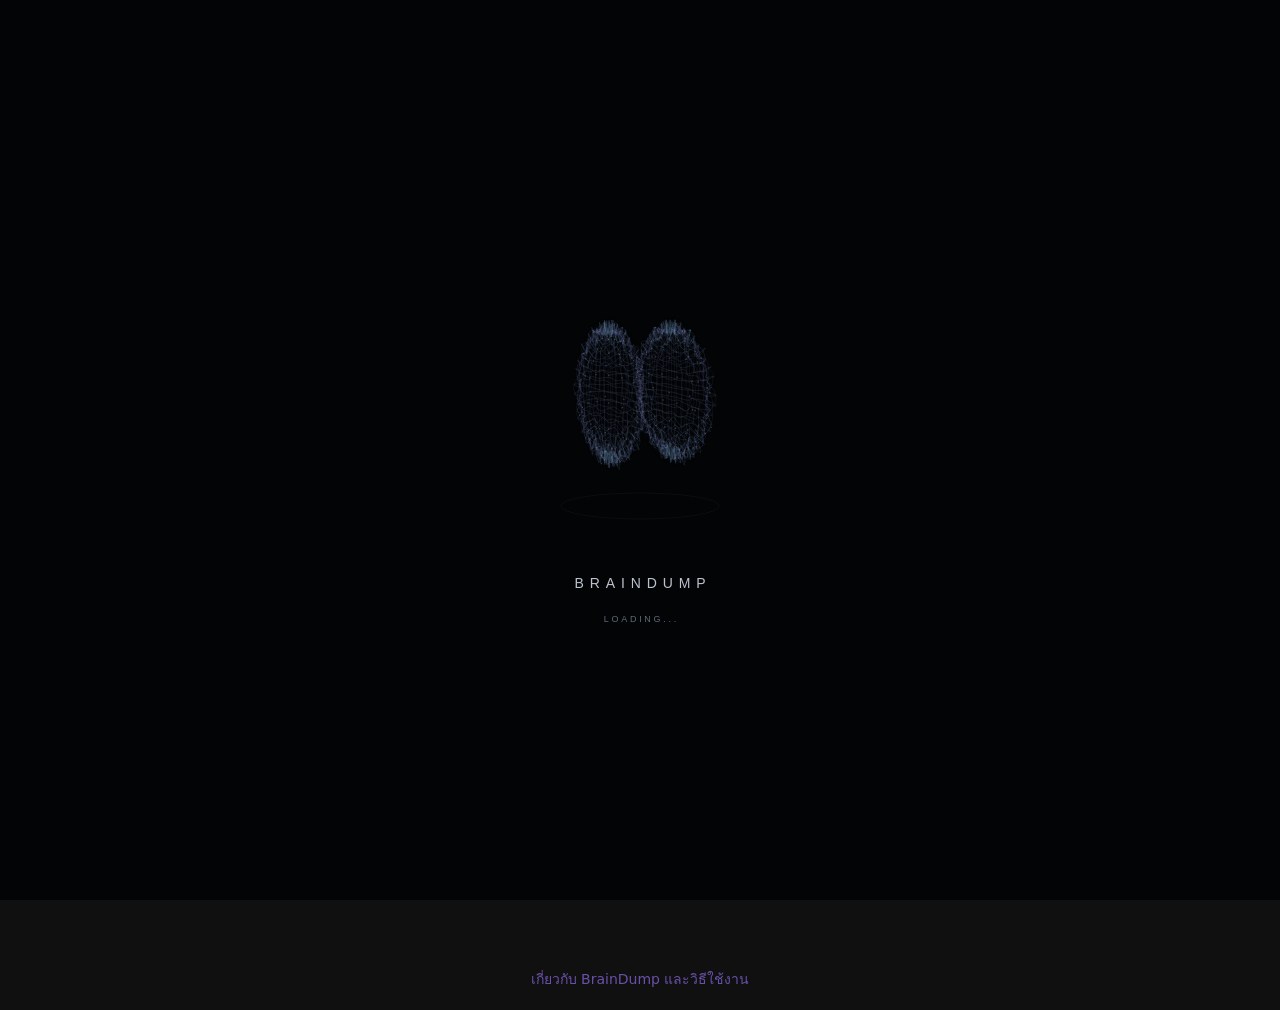
<file: index.html>
<!doctype html><html lang="th"><head><meta charset="UTF-8"/><meta name="viewport" content="width=device-width, initial-scale=1, viewport-fit=cover"/><meta name="theme-color" content="#7963c6"/><meta name="apple-mobile-web-app-capable" content="yes"/><meta name="apple-mobile-web-app-title" content="BrainDump"/><meta name="description" content="BrainDump เว็บวางแผนการเรียนภาษาไทย จดงาน จัดตารางอ่านหนังสือ เตรียมสอบ และแจ้งเตือนกำหนดส่ง ใช้ได้บนมือถือโดยไม่ต้องสมัครบัญชี"/><link rel="icon" type="image/png" sizes="32x32" href="./braindump-icon-32-v2.png"/><link rel="apple-touch-icon" sizes="180x180" href="./braindump-icon-180-v2.png"/><link rel="manifest" href="./manifest.webmanifest"/><title>BrainDump — จัดตารางเรียน วางแผนอ่านหนังสือ และเตือนส่งงาน</title><link rel="canonical" href="https://padppp66.github.io/braindump/"/><meta property="og:type" content="website"/><meta property="og:locale" content="th_TH"/><meta property="og:title" content="BrainDump — จัดตารางเรียน วางแผนอ่านหนังสือ และเตือนส่งงาน"/><meta property="og:description" content="BrainDump เว็บวางแผนการเรียนภาษาไทย จดงาน จัดตารางอ่านหนังสือ เตรียมสอบ และแจ้งเตือนกำหนดส่ง ใช้ได้บนมือถือโดยไม่ต้องสมัครบัญชี"/><meta property="og:url" content="https://padppp66.github.io/braindump/"/><script type="application/ld+json">{"@context":"https://schema.org","@type":"WebApplication","name":"BrainDump","url":"https://padppp66.github.io/braindump/","description":"BrainDump เว็บวางแผนการเรียนภาษาไทย จดงาน จัดตารางอ่านหนังสือ เตรียมสอบ และแจ้งเตือนกำหนดส่ง ใช้ได้บนมือถือโดยไม่ต้องสมัครบัญชี","inLanguage":"th","applicationCategory":"EducationalApplication","operatingSystem":"Web browser","browserRequirements":"Requires JavaScript"}</script><link rel="stylesheet" href="https://fonts.googleapis.com/css2?family=Inter:wght@400;500;600;700&amp;family=Noto+Sans+Thai:wght@400;500;600;700&amp;display=swap">
  <script type="module" crossorigin src="./index-CqQvVtFv.js"></script>
  <link rel="stylesheet" crossorigin href="./index-Crz3LZQv.css">
</head><body><noscript><style>#initial-loading{display:none!important}</style></noscript><div id="initial-loading" aria-label="Loading BrainDump" role="status" style="position:fixed;inset:0;background:#030405;color:#788595;z-index:10000;display:grid;place-items:center;font:12px Arial;letter-spacing:4px">BRAINDUMP</div><div id="root"><main style="max-width:720px;margin:48px auto;padding:24px;font-family:system-ui;line-height:1.8"><h1>BrainDump — จัดตารางเรียน วางแผนอ่านหนังสือ และเตือนส่งงาน</h1><p>BrainDump เว็บวางแผนการเรียนภาษาไทย จดงาน จัดตารางอ่านหนังสือ เตรียมสอบ และแจ้งเตือนกำหนดส่ง ใช้ได้บนมือถือโดยไม่ต้องสมัครบัญชี</p><p><a href="./about.html">รู้จัก BrainDump และวิธีเริ่มใช้งาน</a></p><noscript>เปิด JavaScript ในเบราว์เซอร์เพื่อใช้งานเครื่องมือวางแผนการเรียน</noscript></main></div><footer style="padding:20px;text-align:center;font:14px system-ui"><a href="./about.html" style="color:#6950a8">เกี่ยวกับ BrainDump และวิธีใช้งาน</a></footer></body></html>
</file>
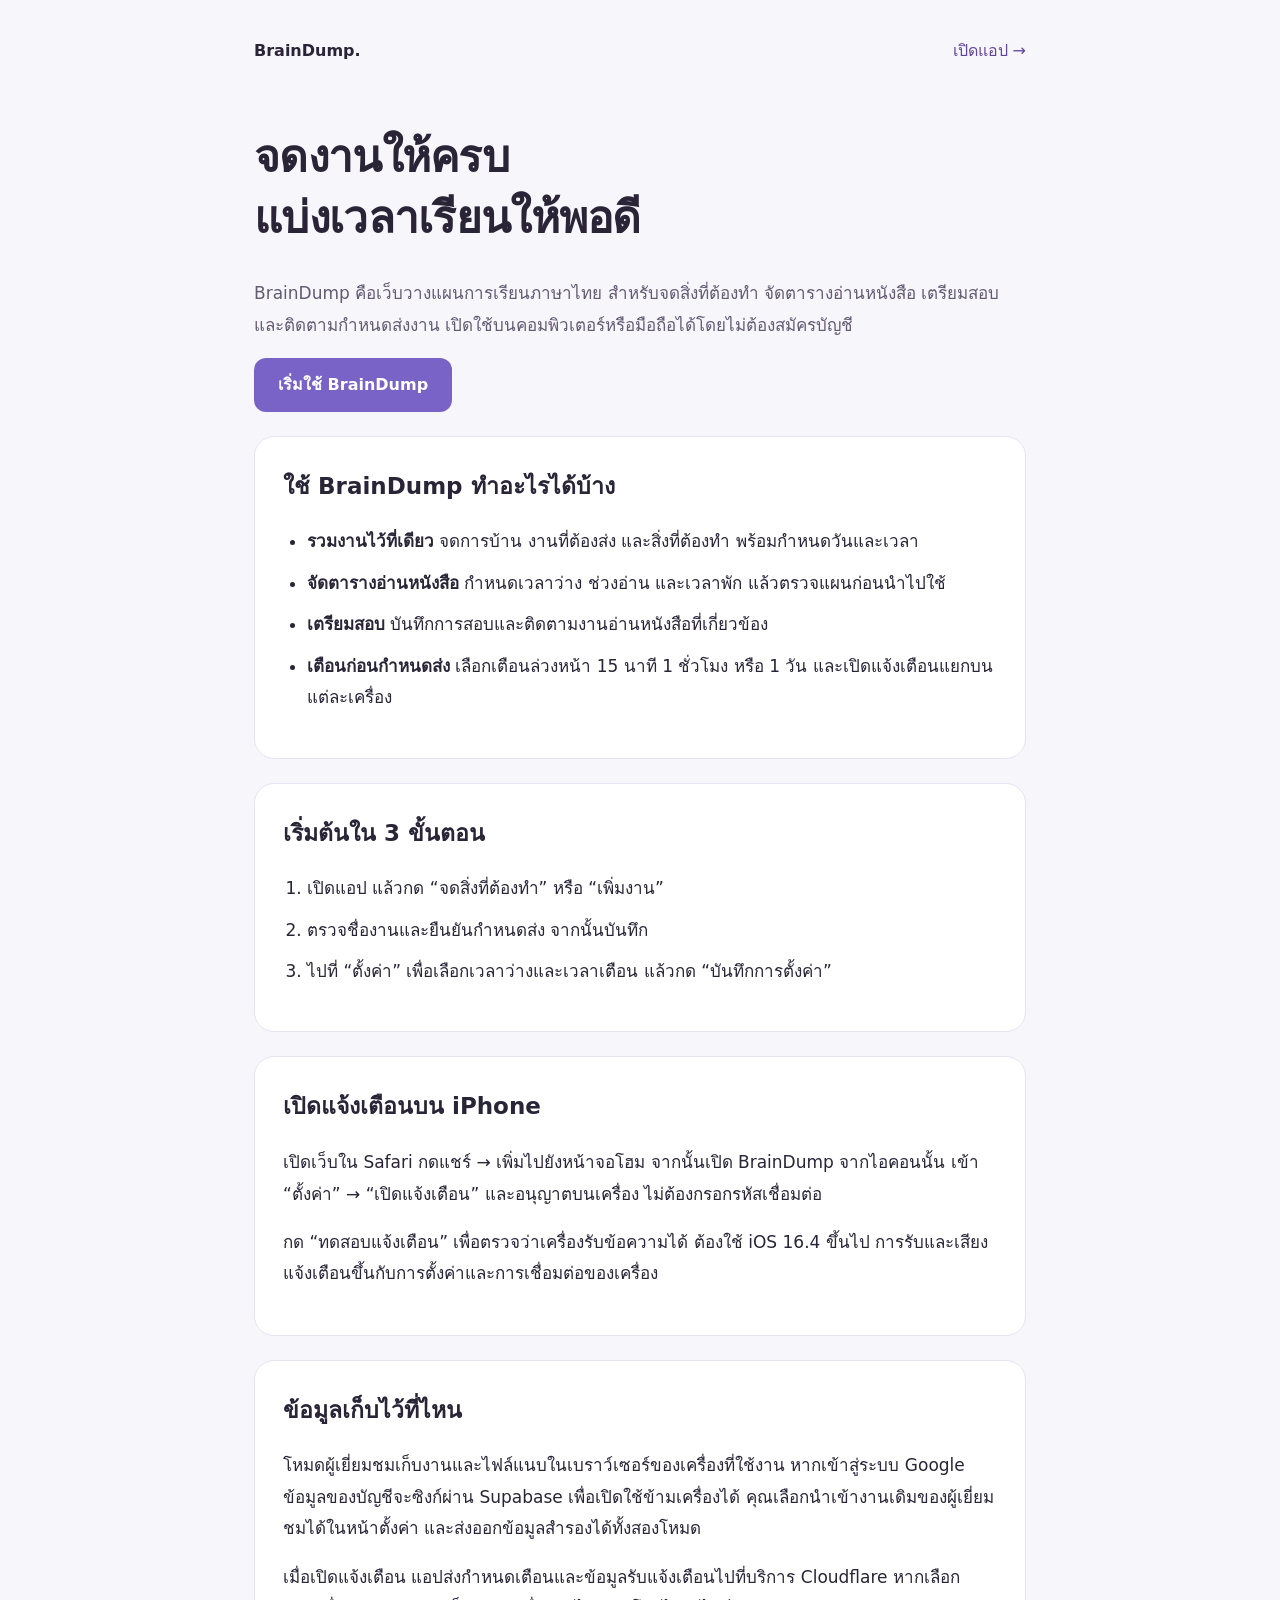
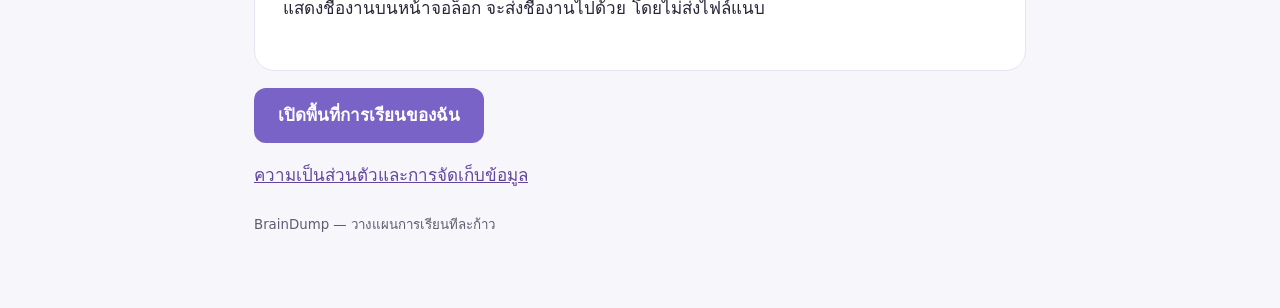
<file: about.html>
<!doctype html>
<html lang="th"><head><meta charset="utf-8"><meta name="viewport" content="width=device-width,initial-scale=1"><title>รู้จัก BrainDump — เว็บวางแผนการเรียนและเตือนส่งงาน</title><meta name="description" content="รู้จัก BrainDump เครื่องมือจดงาน จัดตารางอ่านหนังสือ และเตรียมสอบภาษาไทย พร้อมวิธีเปิดแจ้งเตือนบน iPhone โดยไม่ใช้รหัสเชื่อมต่อ"><link rel="canonical" href="https://padppp66.github.io/braindump/about.html"><link rel="icon" href="./braindump-icon-32-v2.png"><style>
*{box-sizing:border-box}body{margin:0;background:#f7f6fb;color:#292537;font-family:system-ui,sans-serif;line-height:1.85}main{max-width:820px;margin:auto;padding:36px 24px 70px}nav{display:flex;justify-content:space-between;align-items:center;gap:20px;margin-bottom:60px}a{color:#62469e}nav a{text-decoration:none}h1{font-size:clamp(30px,5vw,44px);line-height:1.4;letter-spacing:-.7px}h2{font-size:23px;margin-top:0}p,li{font-size:17px}.intro{color:#625b71}.button{display:inline-block;background:#7963c6;color:white;border-radius:12px;padding:12px 24px;text-decoration:none;font-weight:600}.card{background:white;border:1px solid #e8e3f1;border-radius:20px;padding:28px;margin-top:24px}li{margin:10px 0}ol,ul{padding-left:24px}small{color:#625b71}a:focus-visible{outline:3px solid #7963c6;outline-offset:5px}
</style></head><body><main><nav><strong>BrainDump.</strong><a href="./">เปิดแอป →</a></nav><h1>จดงานให้ครบ<br>แบ่งเวลาเรียนให้พอดี</h1><p class="intro">BrainDump คือเว็บวางแผนการเรียนภาษาไทย สำหรับจดสิ่งที่ต้องทำ จัดตารางอ่านหนังสือ เตรียมสอบ และติดตามกำหนดส่งงาน เปิดใช้บนคอมพิวเตอร์หรือมือถือได้โดยไม่ต้องสมัครบัญชี</p><a class="button" href="./">เริ่มใช้ BrainDump</a>
<section class="card"><h2>ใช้ BrainDump ทำอะไรได้บ้าง</h2><ul><li><strong>รวมงานไว้ที่เดียว</strong> จดการบ้าน งานที่ต้องส่ง และสิ่งที่ต้องทำ พร้อมกำหนดวันและเวลา</li><li><strong>จัดตารางอ่านหนังสือ</strong> กำหนดเวลาว่าง ช่วงอ่าน และเวลาพัก แล้วตรวจแผนก่อนนำไปใช้</li><li><strong>เตรียมสอบ</strong> บันทึกการสอบและติดตามงานอ่านหนังสือที่เกี่ยวข้อง</li><li><strong>เตือนก่อนกำหนดส่ง</strong> เลือกเตือนล่วงหน้า 15 นาที 1 ชั่วโมง หรือ 1 วัน และเปิดแจ้งเตือนแยกบนแต่ละเครื่อง</li></ul></section>
<section class="card"><h2>เริ่มต้นใน 3 ขั้นตอน</h2><ol><li>เปิดแอป แล้วกด “จดสิ่งที่ต้องทำ” หรือ “เพิ่มงาน”</li><li>ตรวจชื่องานและยืนยันกำหนดส่ง จากนั้นบันทึก</li><li>ไปที่ “ตั้งค่า” เพื่อเลือกเวลาว่างและเวลาเตือน แล้วกด “บันทึกการตั้งค่า”</li></ol></section>
<section class="card"><h2>เปิดแจ้งเตือนบน iPhone</h2><p>เปิดเว็บใน Safari กดแชร์ → เพิ่มไปยังหน้าจอโฮม จากนั้นเปิด BrainDump จากไอคอนนั้น เข้า “ตั้งค่า” → “เปิดแจ้งเตือน” และอนุญาตบนเครื่อง ไม่ต้องกรอกรหัสเชื่อมต่อ</p><p>กด “ทดสอบแจ้งเตือน” เพื่อตรวจว่าเครื่องรับข้อความได้ ต้องใช้ iOS 16.4 ขึ้นไป การรับและเสียงแจ้งเตือนขึ้นกับการตั้งค่าและการเชื่อมต่อของเครื่อง</p></section>
<section class="card"><h2>ข้อมูลเก็บไว้ที่ไหน</h2><p>โหมดผู้เยี่ยมชมเก็บงานและไฟล์แนบในเบราว์เซอร์ของเครื่องที่ใช้งาน หากเข้าสู่ระบบ Google ข้อมูลของบัญชีจะซิงก์ผ่าน Supabase เพื่อเปิดใช้ข้ามเครื่องได้ คุณเลือกนำเข้างานเดิมของผู้เยี่ยมชมได้ในหน้าตั้งค่า และส่งออกข้อมูลสำรองได้ทั้งสองโหมด</p><p>เมื่อเปิดแจ้งเตือน แอปส่งกำหนดเตือนและข้อมูลรับแจ้งเตือนไปที่บริการ Cloudflare หากเลือกแสดงชื่องานบนหน้าจอล็อก จะส่งชื่องานไปด้วย โดยไม่ส่งไฟล์แนบ</p></section>
<p><a class="button" href="./">เปิดพื้นที่การเรียนของฉัน</a></p><p><a href="./privacy.html">ความเป็นส่วนตัวและการจัดเก็บข้อมูล</a></p><small>BrainDump — วางแผนการเรียนทีละก้าว</small></main></body></html>
</file>
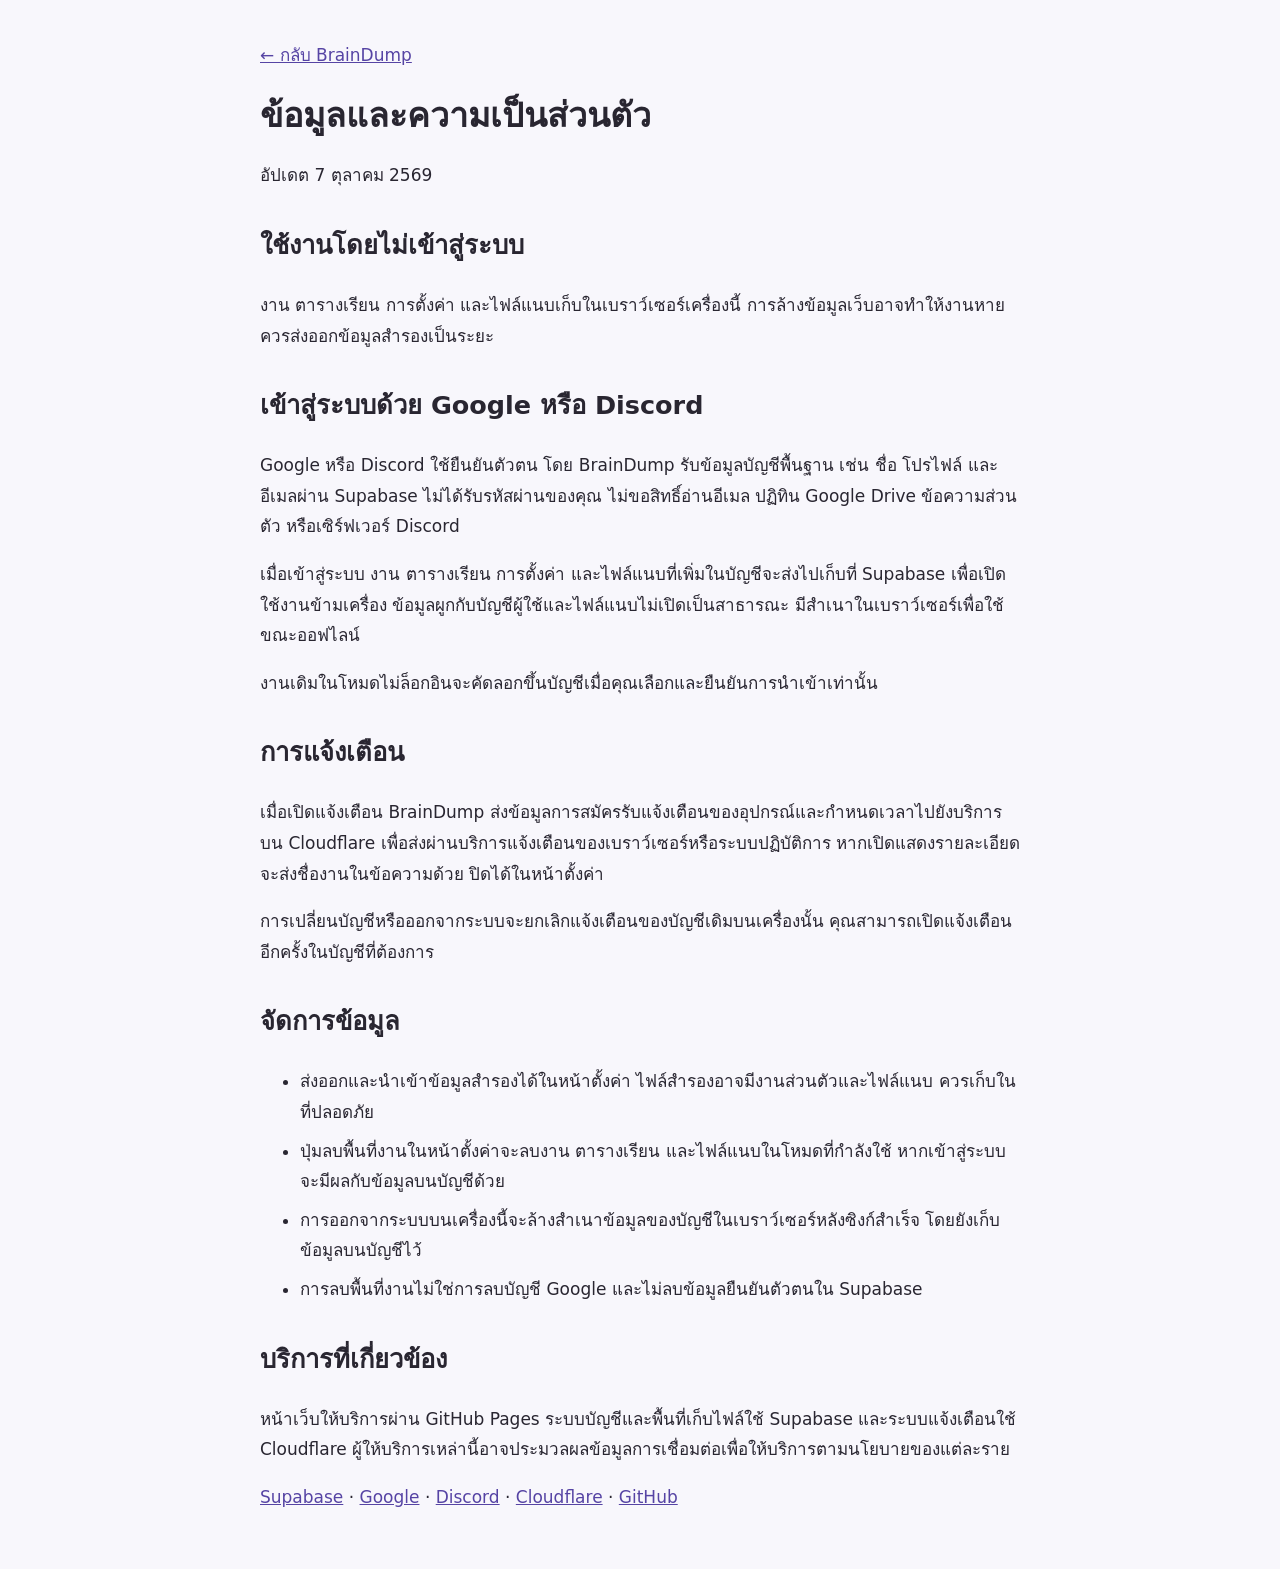
<file: privacy.html>
<!doctype html><html lang="th"><head><meta charset="utf-8"><meta name="viewport" content="width=device-width,initial-scale=1"><title>ข้อมูลและความเป็นส่วนตัว — BrainDump</title><style>body{font:17px/1.8 system-ui,sans-serif;margin:0;background:#f8f7fc;color:#292631}main{max-width:760px;margin:auto;padding:40px 24px}a{color:#5644a4}h1{line-height:1.3}h2{margin-top:32px}li{margin:8px 0}</style></head><body><main><a href="./">← กลับ BrainDump</a><h1>ข้อมูลและความเป็นส่วนตัว</h1><p>อัปเดต 7 ตุลาคม 2569</p><h2>ใช้งานโดยไม่เข้าสู่ระบบ</h2><p>งาน ตารางเรียน การตั้งค่า และไฟล์แนบเก็บในเบราว์เซอร์เครื่องนี้ การล้างข้อมูลเว็บอาจทำให้งานหาย ควรส่งออกข้อมูลสำรองเป็นระยะ</p><h2>เข้าสู่ระบบด้วย Google หรือ Discord</h2><p>Google หรือ Discord ใช้ยืนยันตัวตน โดย BrainDump รับข้อมูลบัญชีพื้นฐาน เช่น ชื่อ โปรไฟล์ และอีเมลผ่าน Supabase ไม่ได้รับรหัสผ่านของคุณ ไม่ขอสิทธิ์อ่านอีเมล ปฏิทิน Google Drive ข้อความส่วนตัว หรือเซิร์ฟเวอร์ Discord</p><p>เมื่อเข้าสู่ระบบ งาน ตารางเรียน การตั้งค่า และไฟล์แนบที่เพิ่มในบัญชีจะส่งไปเก็บที่ Supabase เพื่อเปิดใช้งานข้ามเครื่อง ข้อมูลผูกกับบัญชีผู้ใช้และไฟล์แนบไม่เปิดเป็นสาธารณะ มีสำเนาในเบราว์เซอร์เพื่อใช้ขณะออฟไลน์</p><p>งานเดิมในโหมดไม่ล็อกอินจะคัดลอกขึ้นบัญชีเมื่อคุณเลือกและยืนยันการนำเข้าเท่านั้น</p><h2>การแจ้งเตือน</h2><p>เมื่อเปิดแจ้งเตือน BrainDump ส่งข้อมูลการสมัครรับแจ้งเตือนของอุปกรณ์และกำหนดเวลาไปยังบริการบน Cloudflare เพื่อส่งผ่านบริการแจ้งเตือนของเบราว์เซอร์หรือระบบปฏิบัติการ หากเปิดแสดงรายละเอียด จะส่งชื่องานในข้อความด้วย ปิดได้ในหน้าตั้งค่า</p><p>การเปลี่ยนบัญชีหรือออกจากระบบจะยกเลิกแจ้งเตือนของบัญชีเดิมบนเครื่องนั้น คุณสามารถเปิดแจ้งเตือนอีกครั้งในบัญชีที่ต้องการ</p><h2>จัดการข้อมูล</h2><ul><li>ส่งออกและนำเข้าข้อมูลสำรองได้ในหน้าตั้งค่า ไฟล์สำรองอาจมีงานส่วนตัวและไฟล์แนบ ควรเก็บในที่ปลอดภัย</li><li>ปุ่มลบพื้นที่งานในหน้าตั้งค่าจะลบงาน ตารางเรียน และไฟล์แนบในโหมดที่กำลังใช้ หากเข้าสู่ระบบจะมีผลกับข้อมูลบนบัญชีด้วย</li><li>การออกจากระบบบนเครื่องนี้จะล้างสำเนาข้อมูลของบัญชีในเบราว์เซอร์หลังซิงก์สำเร็จ โดยยังเก็บข้อมูลบนบัญชีไว้</li><li>การลบพื้นที่งานไม่ใช่การลบบัญชี Google และไม่ลบข้อมูลยืนยันตัวตนใน Supabase</li></ul><h2>บริการที่เกี่ยวข้อง</h2><p>หน้าเว็บให้บริการผ่าน GitHub Pages ระบบบัญชีและพื้นที่เก็บไฟล์ใช้ Supabase และระบบแจ้งเตือนใช้ Cloudflare ผู้ให้บริการเหล่านี้อาจประมวลผลข้อมูลการเชื่อมต่อเพื่อให้บริการตามนโยบายของแต่ละราย</p><p><a href="https://supabase.com/privacy">Supabase</a> · <a href="https://policies.google.com/privacy">Google</a> · <a href="https://discord.com/privacy">Discord</a> · <a href="https://www.cloudflare.com/privacypolicy/">Cloudflare</a> · <a href="https://docs.github.com/en/site-policy/privacy-policies/github-general-privacy-statement">GitHub</a></p></main></body></html>
</file>
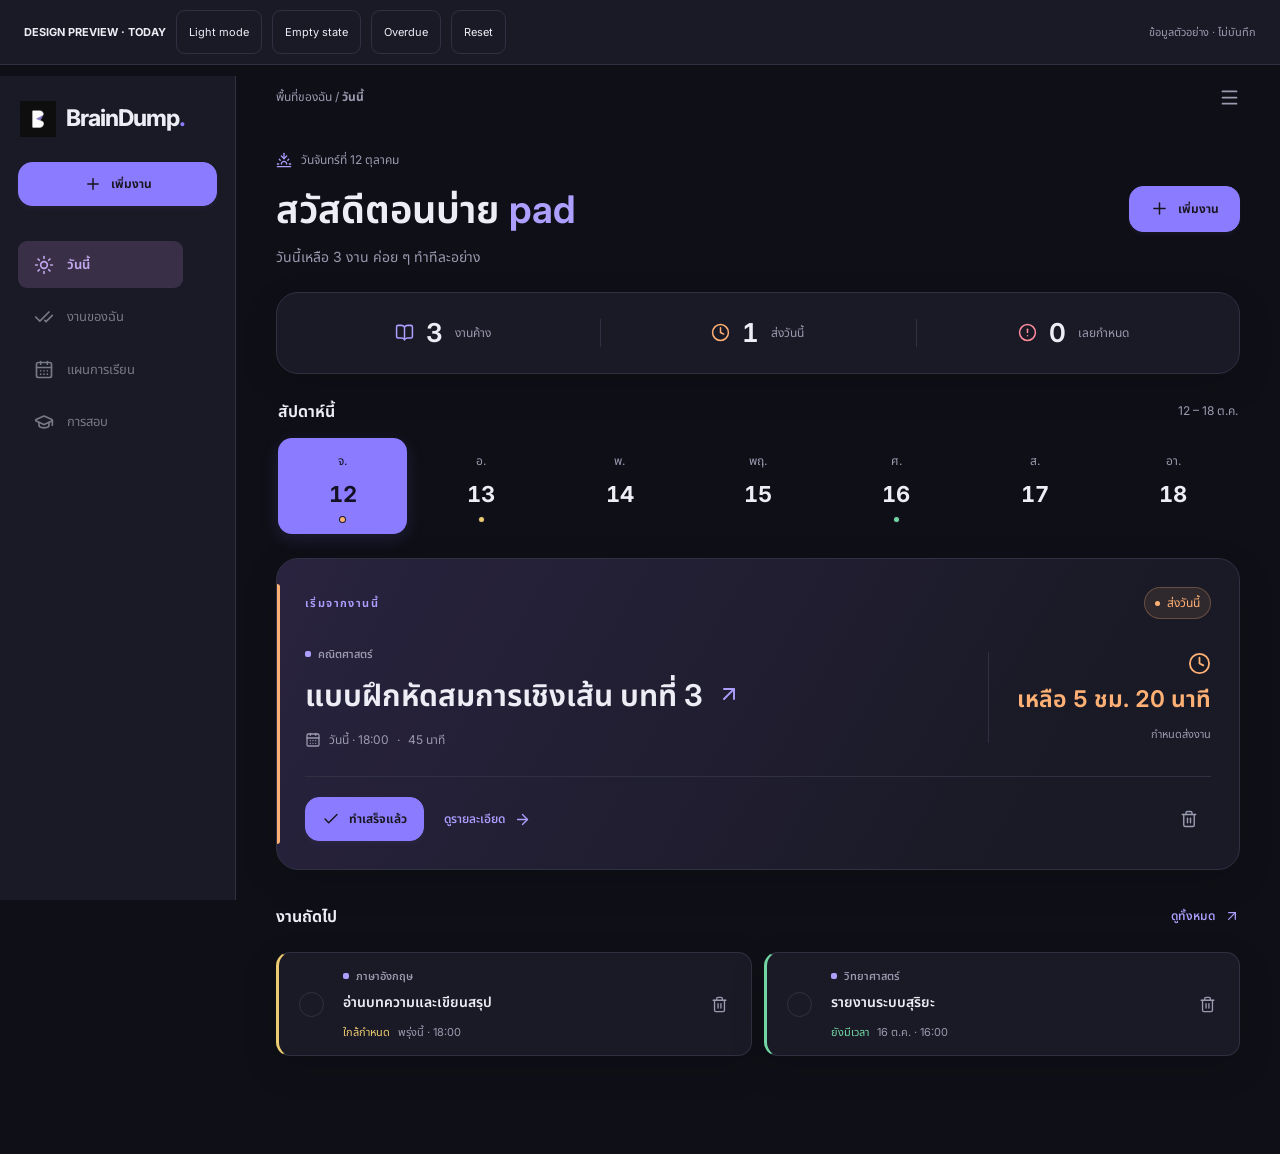
<file: today-preview.html>
<!doctype html><html lang="th"><head><meta charset="UTF-8"><meta name="viewport" content="width=device-width,initial-scale=1"><meta name="robots" content="noindex,nofollow"><title>BrainDump — Midnight Violet preview</title><link href="https://fonts.googleapis.com/css2?family=Inter:wght@400;500;600;700&family=Noto+Sans+Thai:wght@400;500;600;700&display=swap" rel="stylesheet">  <script type="module" crossorigin src="./today-preview-B7A5KjN5.js"></script>
  <link rel="stylesheet" crossorigin href="./today-preview-C6wYl0QZ.css?v=mv2">
</head><body><div id="root"></div></body></html>
</file>
